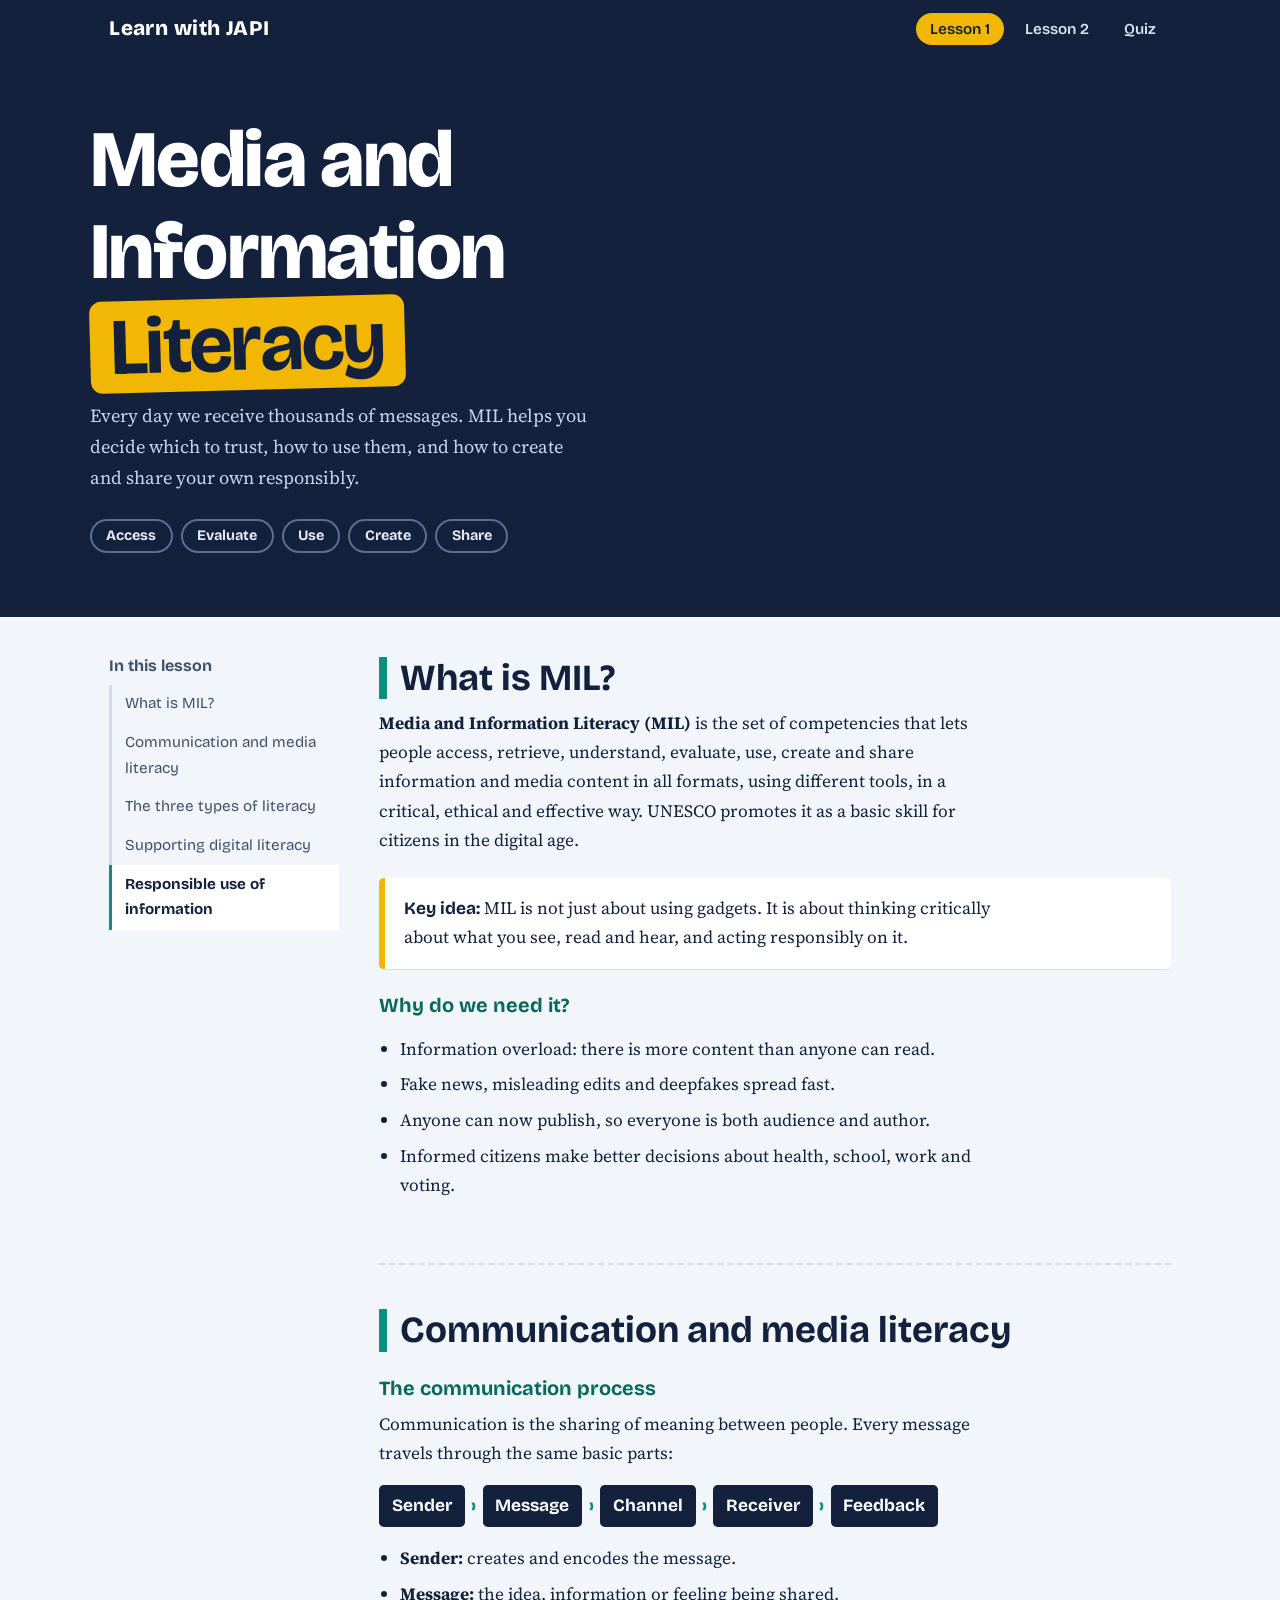
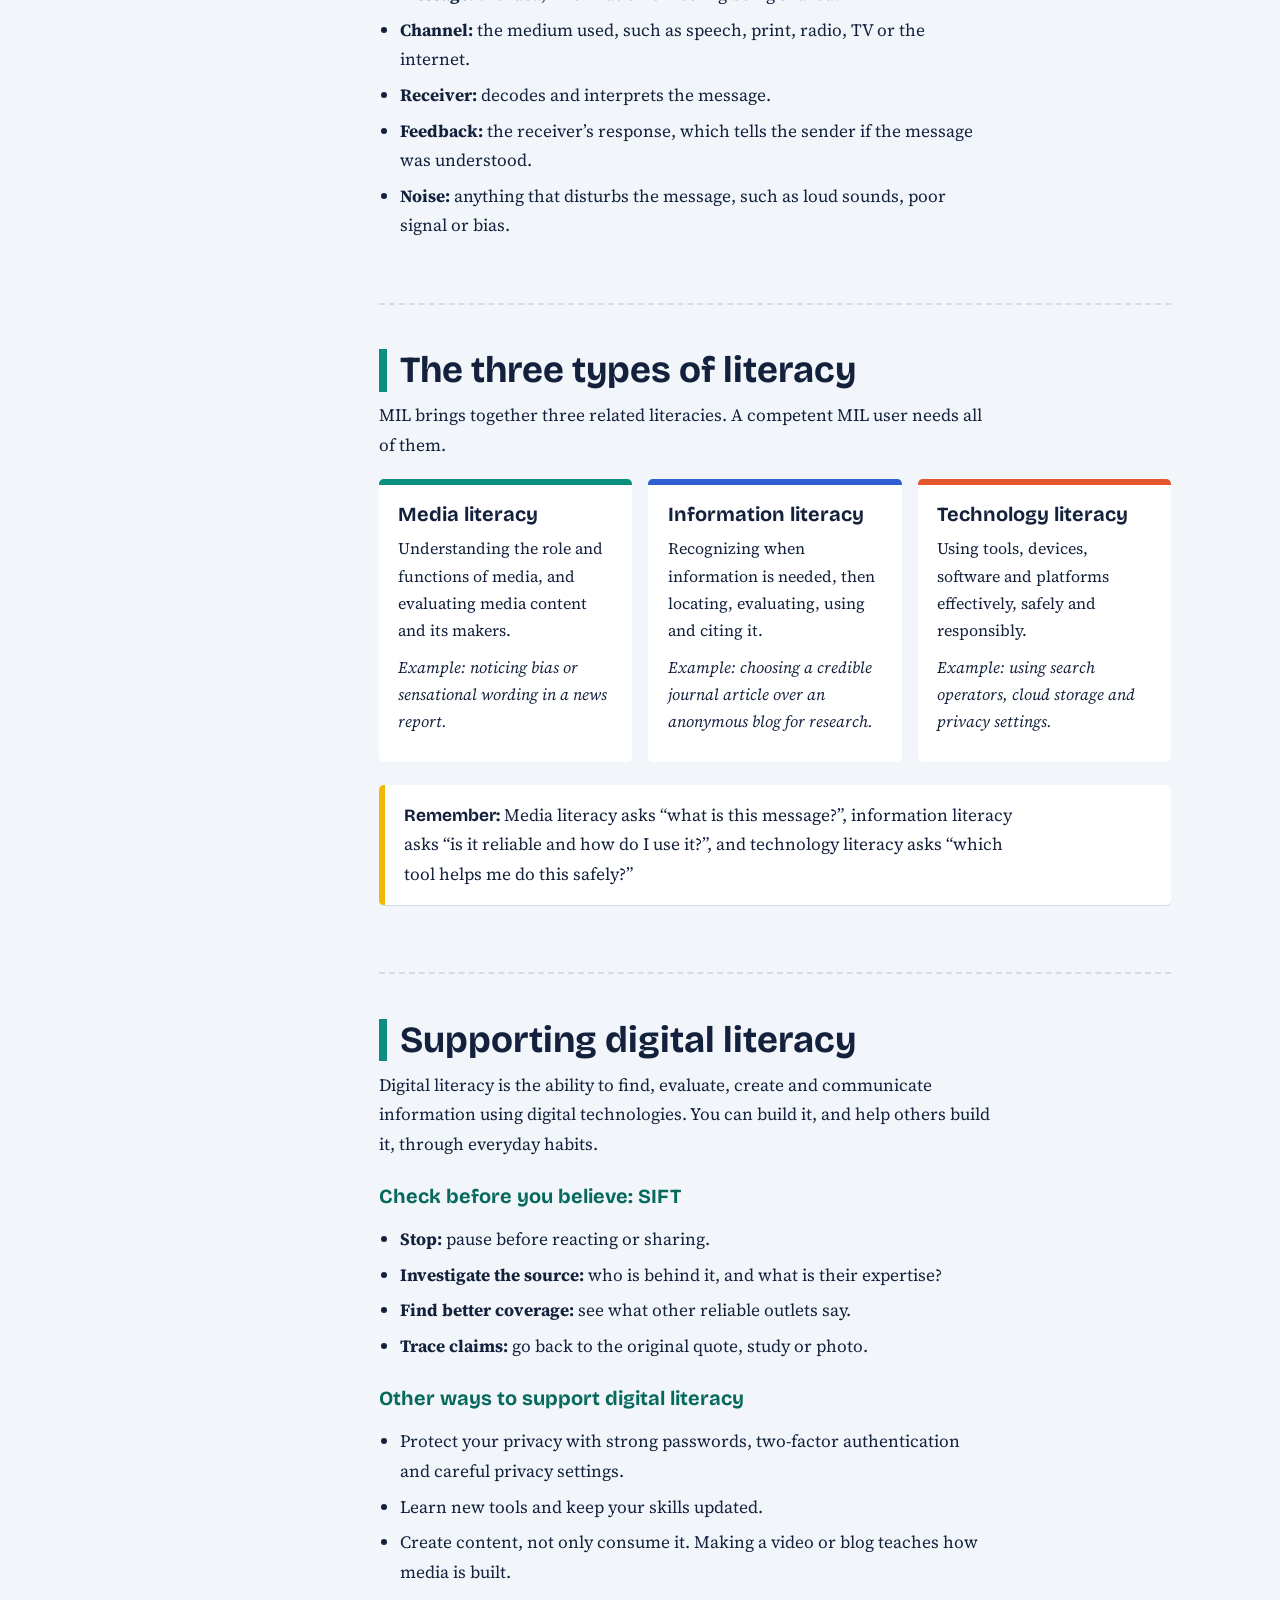
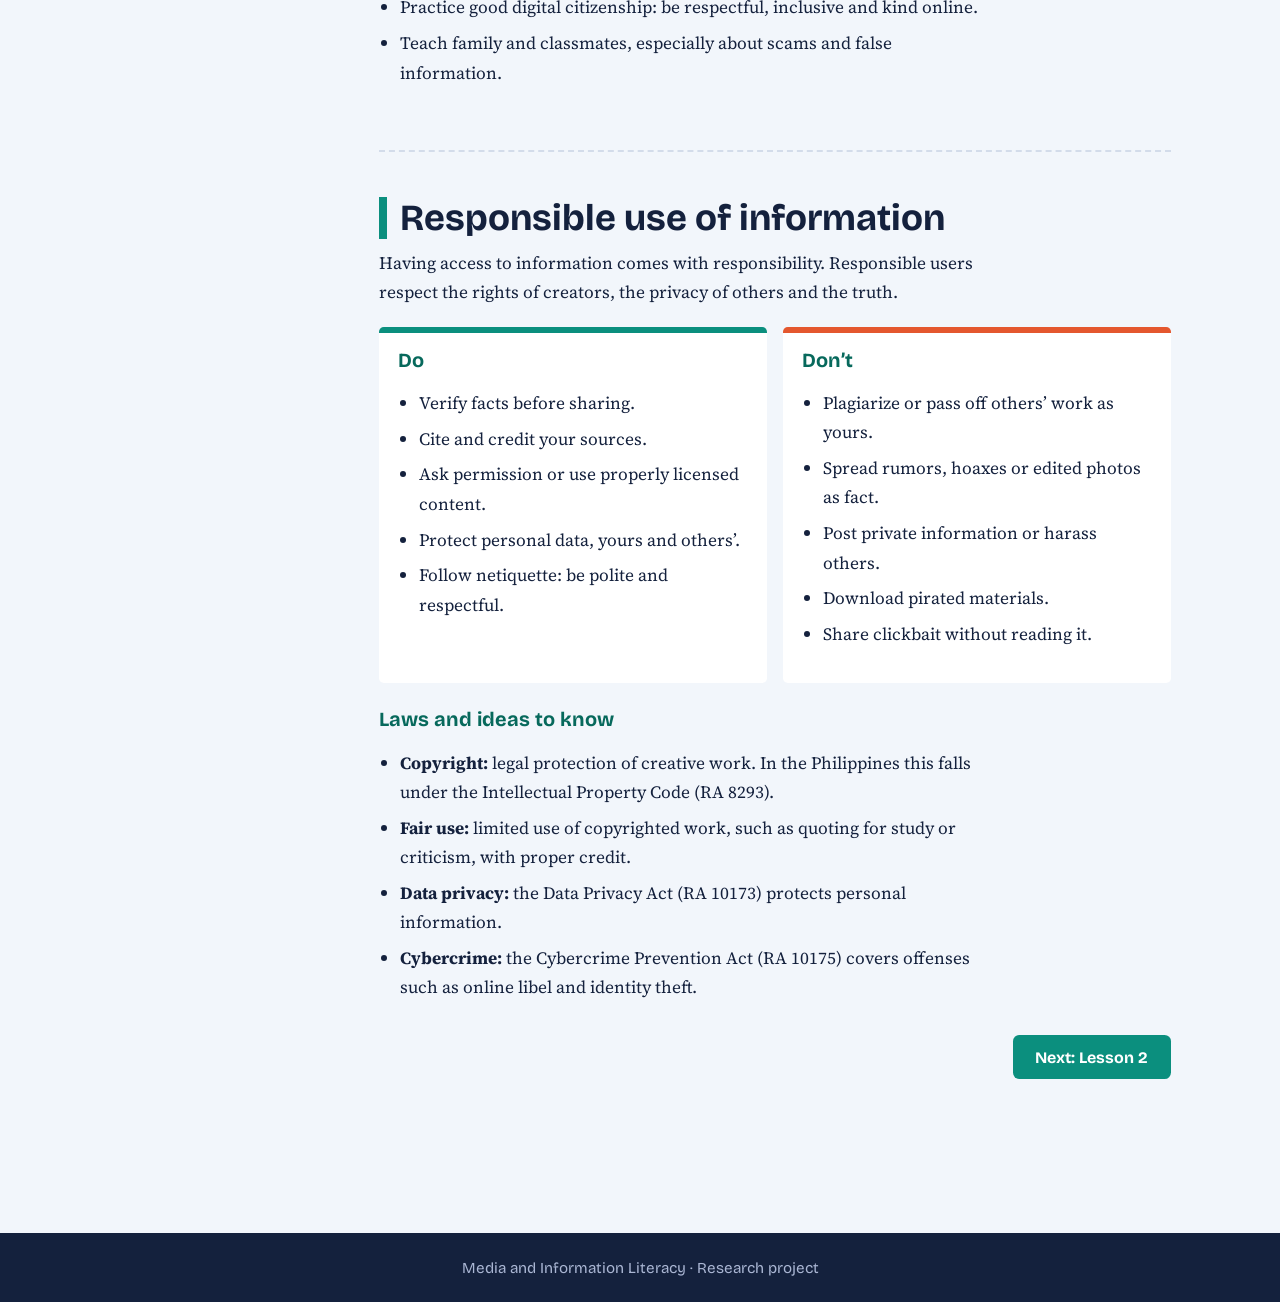
<file: JAPI MIL/index.html>
<!DOCTYPE html>
<html lang="en"><head><meta charset="utf-8"><meta name="viewport" content="width=device-width, initial-scale=1">
<title>Lesson 1: What is MIL? | JAPI</title>
<link rel="preconnect" href="https://fonts.googleapis.com"><link href="https://fonts.googleapis.com/css2?family=Bricolage+Grotesque:wght@600;700;800&family=Source+Serif+4:ital,wght@0,400;0,600;1,400&display=swap" rel="stylesheet"><link rel="stylesheet" href="style.css">
</head><body>
<div class="progress"></div>
<header class="site-header"><nav class="nav" aria-label="Main">
<a class="brand" href="index.html">Learn with JAPI</a>
<button class="menu-btn" aria-expanded="false" aria-label="Toggle menu">Menu</button>
<ul>
<li><a class="link" href="index.html" aria-current="page">Lesson 1</a></li>
<li><a class="link" href="lesson2.html" >Lesson 2</a></li>
<li><a class="link" href="quiz.html" >Quiz</a></li>
</ul></nav></header>
<div class="hero"><div class="hero-in">
<h1>Media and Information <b>Literacy</b></h1>
<p>Every day we receive thousands of messages. MIL helps you decide which to trust, how to use them, and how to create and share your own responsibly.</p>
<div class="chain"><span>Access</span><span>Evaluate</span><span>Use</span><span>Create</span><span>Share</span></div>
</div></div>

<div class="layout">
<nav class="toc" aria-label="Lesson contents"><h2>In this lesson</h2>
<a href="#what">What is MIL?</a>
<a href="#communication">Communication and media literacy</a>
<a href="#types">The three types of literacy</a>
<a href="#digital">Supporting digital literacy</a>
<a href="#responsible">Responsible use of information</a></nav>

<main>
<section class="lesson" id="what">
<h2>What is MIL?</h2>
<p><strong>Media and Information Literacy (MIL)</strong> is the set of competencies that lets people access, retrieve, understand, evaluate, use, create and share information and media content in all formats, using different tools, in a critical, ethical and effective way. UNESCO promotes it as a basic skill for citizens in the digital age.</p>
<div class="key"><p><strong>Key idea:</strong> MIL is not just about using gadgets. It is about thinking critically about what you see, read and hear, and acting responsibly on it.</p></div>
<h3>Why do we need it?</h3>
<ul>
<li>Information overload: there is more content than anyone can read.</li>
<li>Fake news, misleading edits and deepfakes spread fast.</li>
<li>Anyone can now publish, so everyone is both audience and author.</li>
<li>Informed citizens make better decisions about health, school, work and voting.</li>
</ul>
</section>

<section class="lesson" id="communication">
<h2>Communication and media literacy</h2>
<h3>The communication process</h3>
<p>Communication is the sharing of meaning between people. Every message travels through the same basic parts:</p>
<div class="flow"><span>Sender</span><i>›</i><span>Message</span><i>›</i><span>Channel</span><i>›</i><span>Receiver</span><i>›</i><span>Feedback</span></div>
<ul>
<li><strong>Sender:</strong> creates and encodes the message.</li>
<li><strong>Message:</strong> the idea, information or feeling being shared.</li>
<li><strong>Channel:</strong> the medium used, such as speech, print, radio, TV or the internet.</li>
<li><strong>Receiver:</strong> decodes and interprets the message.</li>
<li><strong>Feedback:</strong> the receiver’s response, which tells the sender if the message was understood.</li>
<li><strong>Noise:</strong> anything that disturbs the message, such as loud sounds, poor signal or bias.</li>
</ul>
</section>

<section class="lesson" id="types">
<h2>The three types of literacy</h2>
<p>MIL brings together three related literacies. A competent MIL user needs all of them.</p>
<div class="grid3">
<div class="tile"><h3>Media literacy</h3><p>Understanding the role and functions of media, and evaluating media content and its makers.</p><p><em>Example: noticing bias or sensational wording in a news report.</em></p></div>
<div class="tile"><h3>Information literacy</h3><p>Recognizing when information is needed, then locating, evaluating, using and citing it.</p><p><em>Example: choosing a credible journal article over an anonymous blog for research.</em></p></div>
<div class="tile"><h3>Technology literacy</h3><p>Using tools, devices, software and platforms effectively, safely and responsibly.</p><p><em>Example: using search operators, cloud storage and privacy settings.</em></p></div>
</div>
<div class="key"><p><strong>Remember:</strong> Media literacy asks “what is this message?”, information literacy asks “is it reliable and how do I use it?”, and technology literacy asks “which tool helps me do this safely?”</p></div>
</section>

<section class="lesson" id="digital">
<h2>Supporting digital literacy</h2>
<p>Digital literacy is the ability to find, evaluate, create and communicate information using digital technologies. You can build it, and help others build it, through everyday habits.</p>
<h3>Check before you believe: SIFT</h3>
<ul>
<li><strong>Stop:</strong> pause before reacting or sharing.</li>
<li><strong>Investigate the source:</strong> who is behind it, and what is their expertise?</li>
<li><strong>Find better coverage:</strong> see what other reliable outlets say.</li>
<li><strong>Trace claims:</strong> go back to the original quote, study or photo.</li>
</ul>
<h3>Other ways to support digital literacy</h3>
<ul>
<li>Protect your privacy with strong passwords, two-factor authentication and careful privacy settings.</li>
<li>Learn new tools and keep your skills updated.</li>
<li>Create content, not only consume it. Making a video or blog teaches how media is built.</li>
<li>Practice good digital citizenship: be respectful, inclusive and kind online.</li>
<li>Teach family and classmates, especially about scams and false information.</li>
</ul>
</section>

<section class="lesson" id="responsible">
<h2>Responsible use of information</h2>
<p>Having access to information comes with responsibility. Responsible users respect the rights of creators, the privacy of others and the truth.</p>
<div class="two">
<div class="do"><h3>Do</h3><ul>
<li>Verify facts before sharing.</li>
<li>Cite and credit your sources.</li>
<li>Ask permission or use properly licensed content.</li>
<li>Protect personal data, yours and others’.</li>
<li>Follow netiquette: be polite and respectful.</li>
</ul></div>
<div class="dont"><h3>Don’t</h3><ul>
<li>Plagiarize or pass off others’ work as yours.</li>
<li>Spread rumors, hoaxes or edited photos as fact.</li>
<li>Post private information or harass others.</li>
<li>Download pirated materials.</li>
<li>Share clickbait without reading it.</li>
</ul></div>
</div>
<h3>Laws and ideas to know</h3>
<ul>
<li><strong>Copyright:</strong> legal protection of creative work. In the Philippines this falls under the Intellectual Property Code (RA 8293).</li>
<li><strong>Fair use:</strong> limited use of copyrighted work, such as quoting for study or criticism, with proper credit.</li>
<li><strong>Data privacy:</strong> the Data Privacy Act (RA 10173) protects personal information.</li>
<li><strong>Cybercrime:</strong> the Cybercrime Prevention Act (RA 10175) covers offenses such as online libel and identity theft.</li>
</ul>
<div class="pager"><span></span><a class="btn" href="lesson2.html">Next: Lesson 2</a></div>
</section>
</main></div>
<footer>Media and Information Literacy · Research project</footer>
<script src="main.js"></script></body></html>
</file>
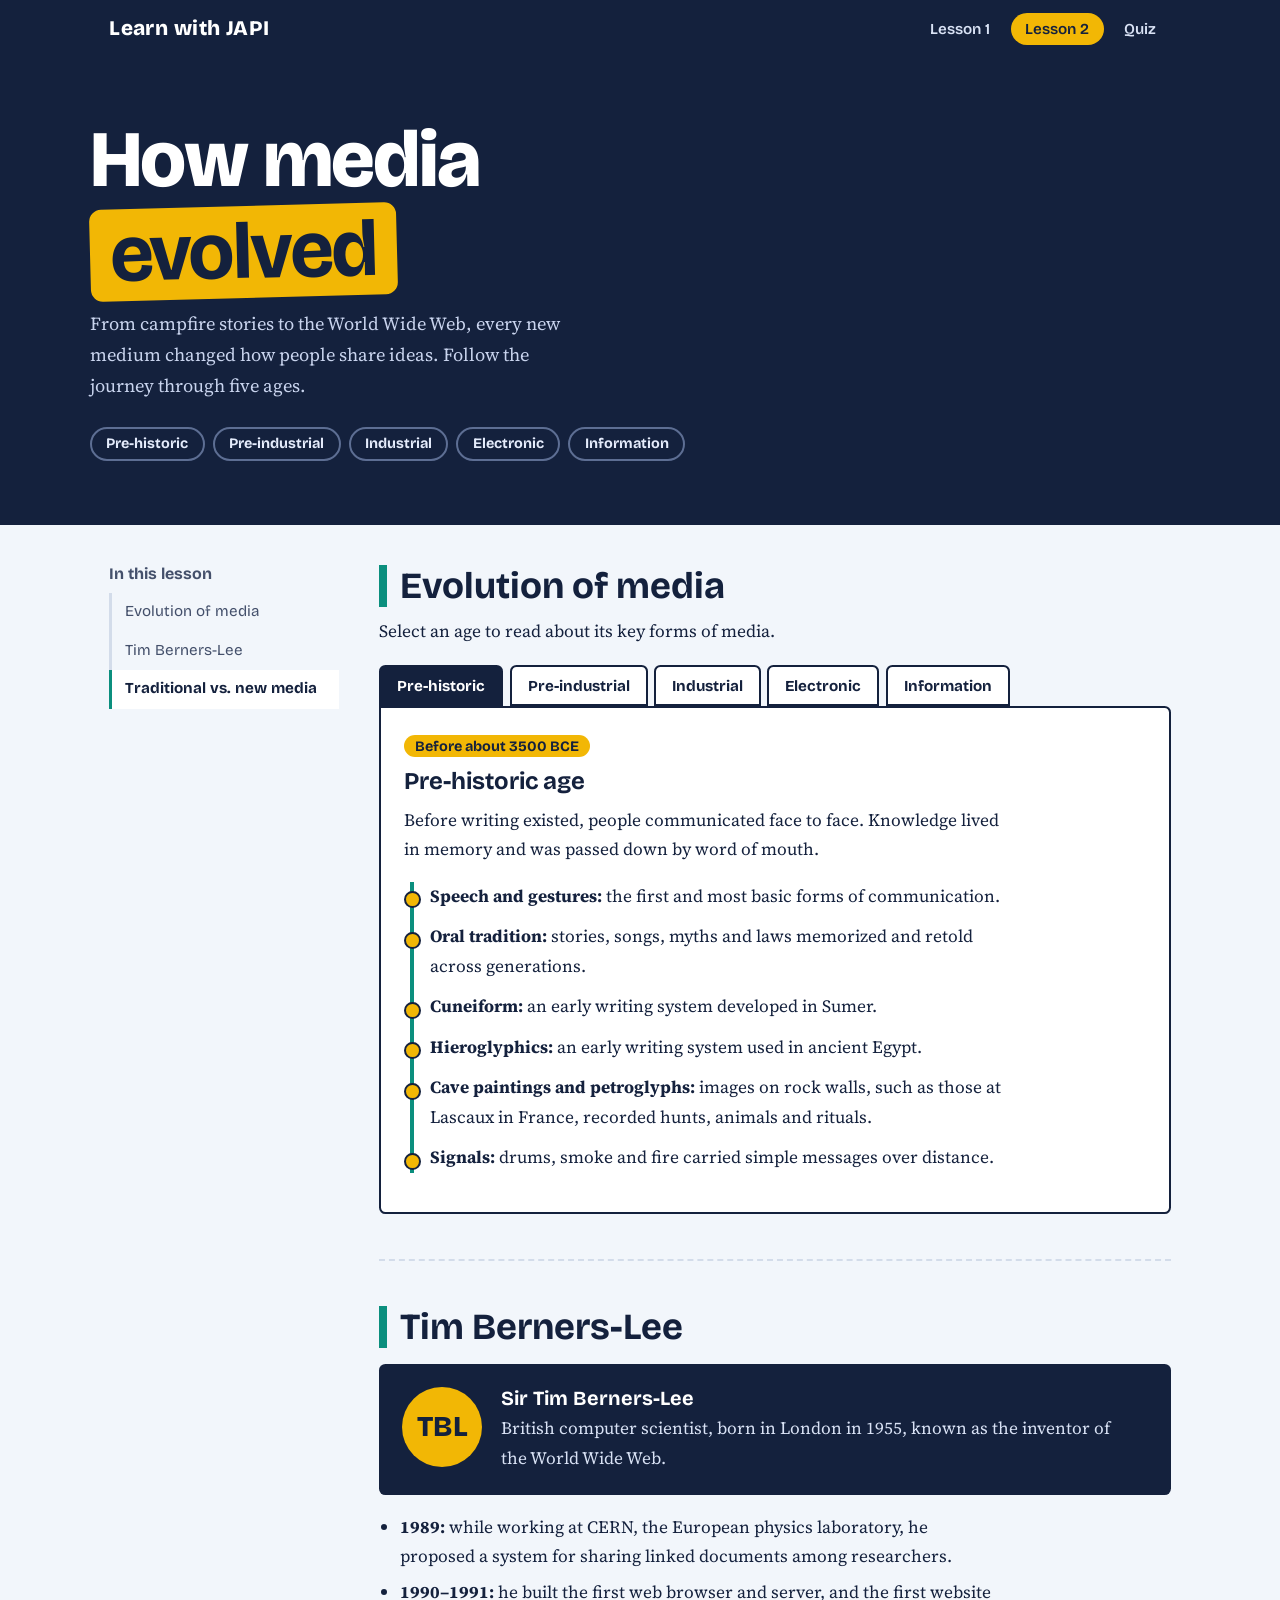
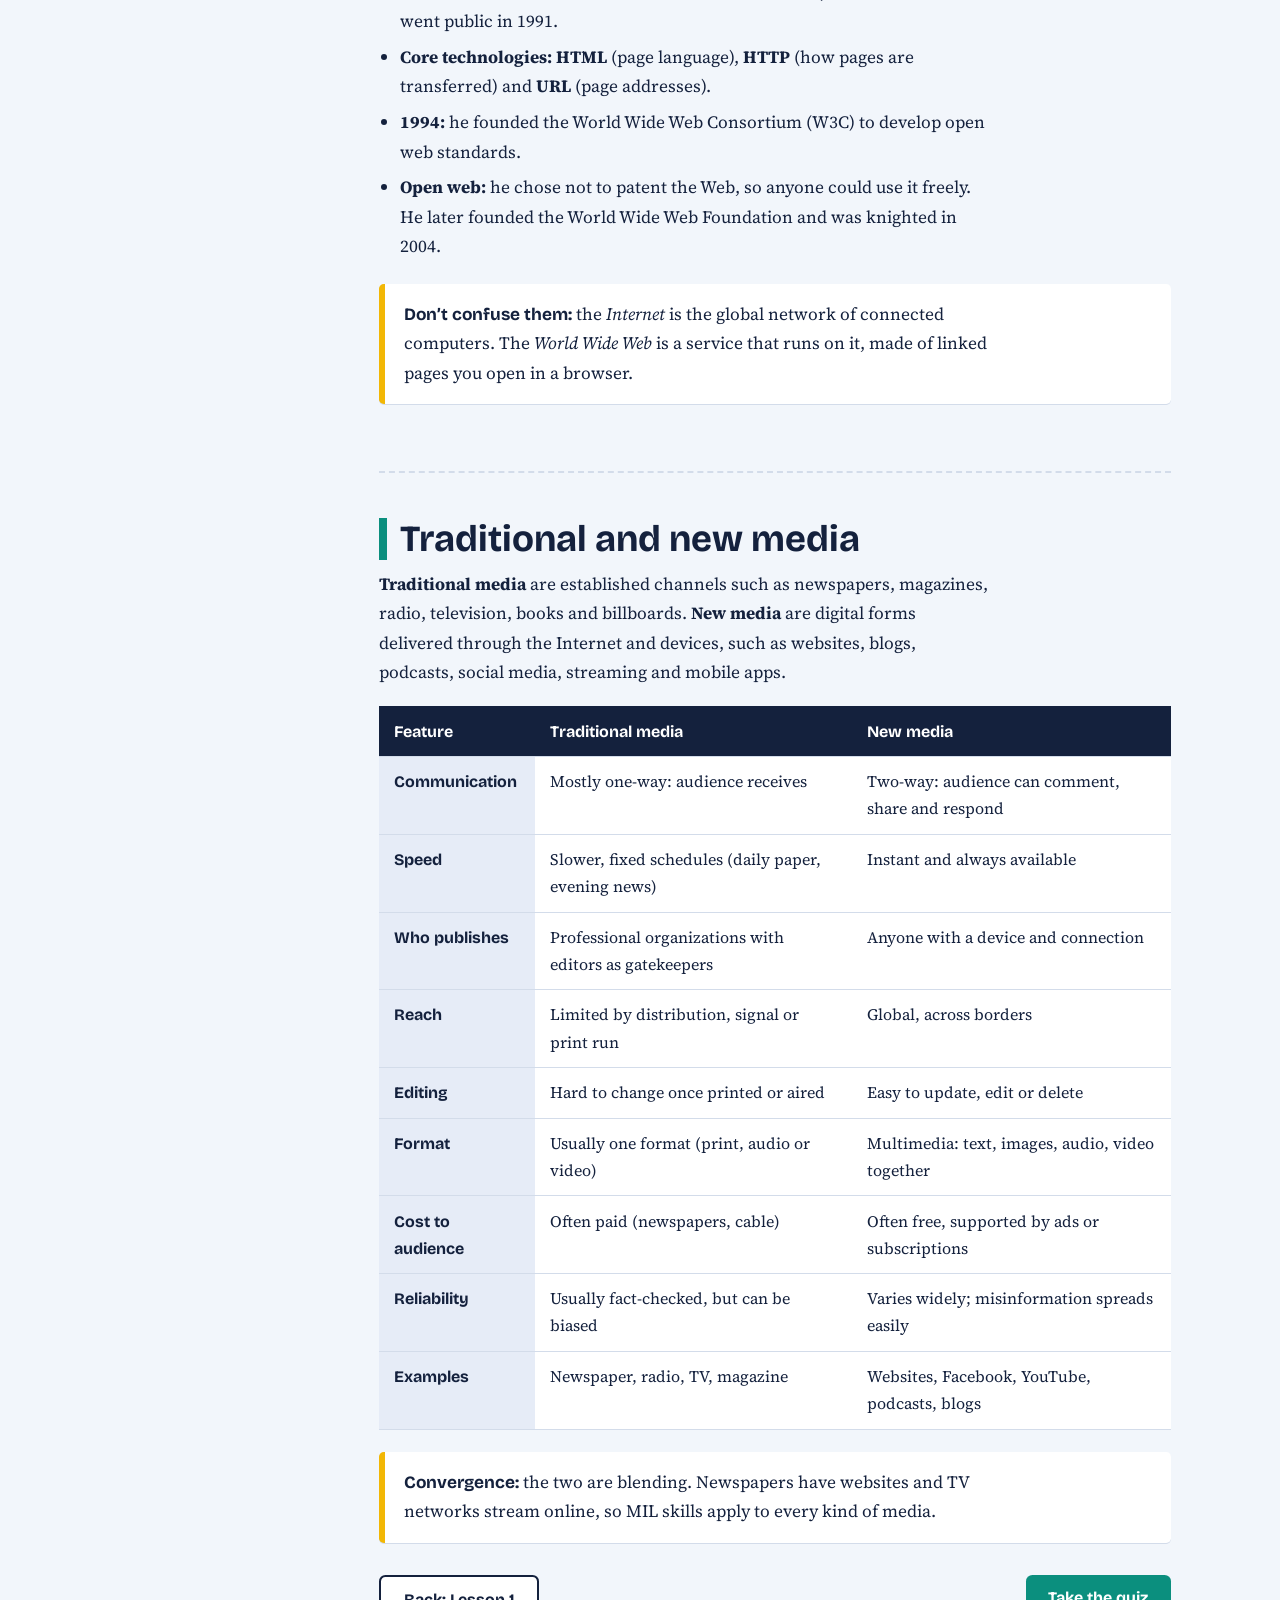
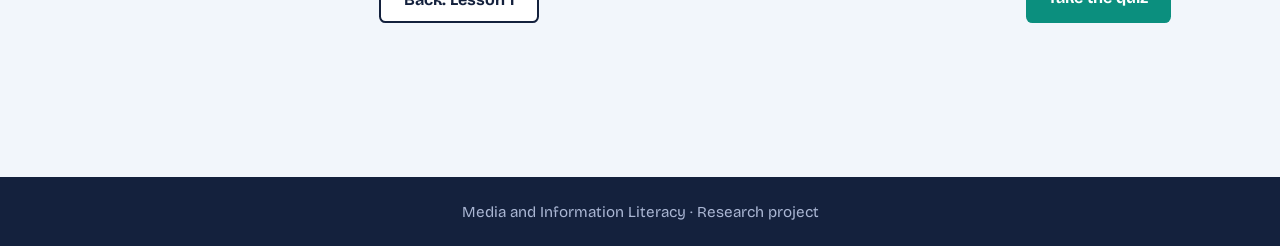
<file: JAPI MIL/lesson2.html>
<!DOCTYPE html>
<html lang="en"><head><meta charset="utf-8"><meta name="viewport" content="width=device-width, initial-scale=1">
<title>Lesson 2: Evolution of Media | JAPI</title>
<link rel="preconnect" href="https://fonts.googleapis.com"><link href="https://fonts.googleapis.com/css2?family=Bricolage+Grotesque:wght@600;700;800&family=Source+Serif+4:ital,wght@0,400;0,600;1,400&display=swap" rel="stylesheet"><link rel="stylesheet" href="style.css">
</head><body>
<div class="progress"></div>
<header class="site-header"><nav class="nav" aria-label="Main">
<a class="brand" href="index.html">Learn with JAPI</a>
<button class="menu-btn" aria-expanded="false" aria-label="Toggle menu">Menu</button>
<ul>
<li><a class="link" href="index.html" >Lesson 1</a></li>
<li><a class="link" href="lesson2.html" aria-current="page">Lesson 2</a></li>
<li><a class="link" href="quiz.html" >Quiz</a></li>
</ul></nav></header>
<div class="hero"><div class="hero-in">
<h1>How media <b>evolved</b></h1>
<p>From campfire stories to the World Wide Web, every new medium changed how people share ideas. Follow the journey through five ages.</p>
<div class="chain"><span>Pre-historic</span><span>Pre-industrial</span><span>Industrial</span><span>Electronic</span><span>Information</span></div>
</div></div>

<div class="layout">
<nav class="toc" aria-label="Lesson contents"><h2>In this lesson</h2>
<a href="#evolution">Evolution of media</a>
<a href="#tim">Tim Berners-Lee</a>
<a href="#compare">Traditional vs. new media</a></nav>

<main>
<section class="lesson" id="evolution">
<h2>Evolution of media</h2>
<p>Select an age to read about its key forms of media.</p>
<div class="tabs" role="tablist" aria-label="Ages of media">
<button role="tab" id="t1" aria-selected="true" aria-controls="p1">Pre-historic</button>
<button role="tab" id="t2" aria-selected="false" aria-controls="p2">Pre-industrial</button>
<button role="tab" id="t3" aria-selected="false" aria-controls="p3">Industrial</button>
<button role="tab" id="t4" aria-selected="false" aria-controls="p4">Electronic</button>
<button role="tab" id="t5" aria-selected="false" aria-controls="p5">Information</button>
</div>

<div class="panel" id="p1" role="tabpanel" aria-labelledby="t1">
<span class="era-date">Before about 3500 BCE</span>
<h3>Pre-historic age</h3>
<p>Before writing existed, people communicated face to face. Knowledge lived in memory and was passed down by word of mouth.</p>
<ul class="timeline">
<li><strong>Speech and gestures:</strong> the first and most basic forms of communication.</li>
<li><strong>Oral tradition:</strong> stories, songs, myths and laws memorized and retold across generations.</li>
<li><strong>Cuneiform:</strong> an early writing system developed in Sumer.</li>
<li><strong>Hieroglyphics:</strong> an early writing system used in ancient Egypt.</li>
<li><strong>Cave paintings and petroglyphs:</strong> images on rock walls, such as those at Lascaux in France, recorded hunts, animals and rituals.</li>
<li><strong>Signals:</strong> drums, smoke and fire carried simple messages over distance.</li>
</ul>
</div>

<div class="panel" id="p2" role="tabpanel" aria-labelledby="t2" hidden>
<span class="era-date">About 3500 BCE – 1700s</span>
<h3>Pre-industrial age</h3>
<p>People invented writing systems and materials to store information, so messages could outlast the speaker.</p>
<ul class="timeline">
<li><strong>Writing:</strong> cuneiform in Sumer and hieroglyphs in Egypt, written on clay tablets and papyrus.</li>
<li><strong>Alphabets:</strong> sound-based scripts spread. In the Philippines, people used Baybayin before Spanish colonization.</li>
<li><strong>Paper:</strong> developed in China, traditionally credited to Cai Lun around 105 CE.</li>
<li><strong>Printing:</strong> woodblock printing in Asia, then Johannes Gutenberg’s movable-type press in Europe around 1440, which made books affordable and spread knowledge widely.</li>
</ul>
</div>

<div class="panel" id="p3" role="tabpanel" aria-labelledby="t3" hidden>
<span class="era-date">1700s – early 1900s</span>
<h3>Industrial age</h3>
<p>Machines and steam power made it possible to produce and send information quickly and in large amounts. Mass media was born.</p>
<ul class="timeline">
<li><strong>Newspapers:</strong> steam-powered presses made daily papers cheap for the public.</li>
<li><strong>Telegraph (1830s–40s):</strong> Samuel Morse’s system sent messages by electric signal over wires.</li>
<li><strong>Photography (1839):</strong> images could be captured and reproduced.</li>
<li><strong>Telephone (1876):</strong> Alexander Graham Bell enabled voice communication over distance.</li>
<li><strong>Typewriter, phonograph and film:</strong> sound recording and motion pictures appeared in the late 1800s.</li>
</ul>
</div>

<div class="panel" id="p4" role="tabpanel" aria-labelledby="t4" hidden>
<span class="era-date">Early 1900s – 1980s</span>
<h3>Electronic age</h3>
<p>Electricity and electronics carried sound and images to huge audiences at once, in real time.</p>
<ul class="timeline">
<li><strong>Radio:</strong> broadcasting reached homes from the 1920s.</li>
<li><strong>Television:</strong> became a household medium in the 1950s, adding moving pictures to broadcasts.</li>
<li><strong>Transistors and satellites:</strong> smaller electronics and satellites such as Telstar (1962) enabled global live transmission.</li>
<li><strong>Early computers:</strong> from room-sized machines to personal computers in the late 1970s and 1980s.</li>
<li><strong>ARPANET (1969):</strong> the early network that led to the Internet.</li>
</ul>
</div>

<div class="panel" id="p5" role="tabpanel" aria-labelledby="t5" hidden>
<span class="era-date">1990s – present</span>
<h3>Information age</h3>
<p>Digital technology and the Internet make information instant, global and interactive. Audiences can now create and share media themselves.</p>
<ul class="timeline">
<li><strong>World Wide Web:</strong> invented by Tim Berners-Lee, opening the Internet to everyone.</li>
<li><strong>Email and search engines:</strong> fast communication and access to a huge amount of information.</li>
<li><strong>Mobile phones and smartphones:</strong> media in your pocket, especially after 2007.</li>
<li><strong>Social media and streaming:</strong> platforms like Facebook, YouTube and TikTok turned audiences into creators.</li>
<li><strong>Artificial intelligence:</strong> tools that generate text, images and video, making MIL skills more important than ever.</li>
</ul>
</div>
</section>

<section class="lesson" id="tim">
<h2>Tim Berners-Lee</h2>
<div class="profile"><div class="mono" aria-hidden="true">TBL</div>
<div><h3>Sir Tim Berners-Lee</h3><p>British computer scientist, born in London in 1955, known as the inventor of the World Wide Web.</p></div></div>
<ul>
<li><strong>1989:</strong> while working at CERN, the European physics laboratory, he proposed a system for sharing linked documents among researchers.</li>
<li><strong>1990–1991:</strong> he built the first web browser and server, and the first website went public in 1991.</li>
<li><strong>Core technologies:</strong> <strong>HTML</strong> (page language), <strong>HTTP</strong> (how pages are transferred) and <strong>URL</strong> (page addresses).</li>
<li><strong>1994:</strong> he founded the World Wide Web Consortium (W3C) to develop open web standards.</li>
<li><strong>Open web:</strong> he chose not to patent the Web, so anyone could use it freely. He later founded the World Wide Web Foundation and was knighted in 2004.</li>
</ul>
<div class="key"><p><strong>Don’t confuse them:</strong> the <em>Internet</em> is the global network of connected computers. The <em>World Wide Web</em> is a service that runs on it, made of linked pages you open in a browser.</p></div>
</section>

<section class="lesson" id="compare">
<h2>Traditional and new media</h2>
<p><strong>Traditional media</strong> are established channels such as newspapers, magazines, radio, television, books and billboards. <strong>New media</strong> are digital forms delivered through the Internet and devices, such as websites, blogs, podcasts, social media, streaming and mobile apps.</p>
<div class="table-wrap"><table>
<thead><tr><th>Feature</th><th>Traditional media</th><th>New media</th></tr></thead>
<tbody>
<tr><th scope="row">Communication</th><td>Mostly one-way: audience receives</td><td>Two-way: audience can comment, share and respond</td></tr>
<tr><th scope="row">Speed</th><td>Slower, fixed schedules (daily paper, evening news)</td><td>Instant and always available</td></tr>
<tr><th scope="row">Who publishes</th><td>Professional organizations with editors as gatekeepers</td><td>Anyone with a device and connection</td></tr>
<tr><th scope="row">Reach</th><td>Limited by distribution, signal or print run</td><td>Global, across borders</td></tr>
<tr><th scope="row">Editing</th><td>Hard to change once printed or aired</td><td>Easy to update, edit or delete</td></tr>
<tr><th scope="row">Format</th><td>Usually one format (print, audio or video)</td><td>Multimedia: text, images, audio, video together</td></tr>
<tr><th scope="row">Cost to audience</th><td>Often paid (newspapers, cable)</td><td>Often free, supported by ads or subscriptions</td></tr>
<tr><th scope="row">Reliability</th><td>Usually fact-checked, but can be biased</td><td>Varies widely; misinformation spreads easily</td></tr>
<tr><th scope="row">Examples</th><td>Newspaper, radio, TV, magazine</td><td>Websites, Facebook, YouTube, podcasts, blogs</td></tr>
</tbody></table></div>
<div class="key"><p><strong>Convergence:</strong> the two are blending. Newspapers have websites and TV networks stream online, so MIL skills apply to every kind of media.</p></div>
<div class="pager"><a class="btn ghost" href="index.html">Back: Lesson 1</a><a class="btn" href="quiz.html">Take the quiz</a></div>
</section>
</main></div>
<footer>Media and Information Literacy · Research project</footer>
<script src="main.js"></script></body></html>
</file>
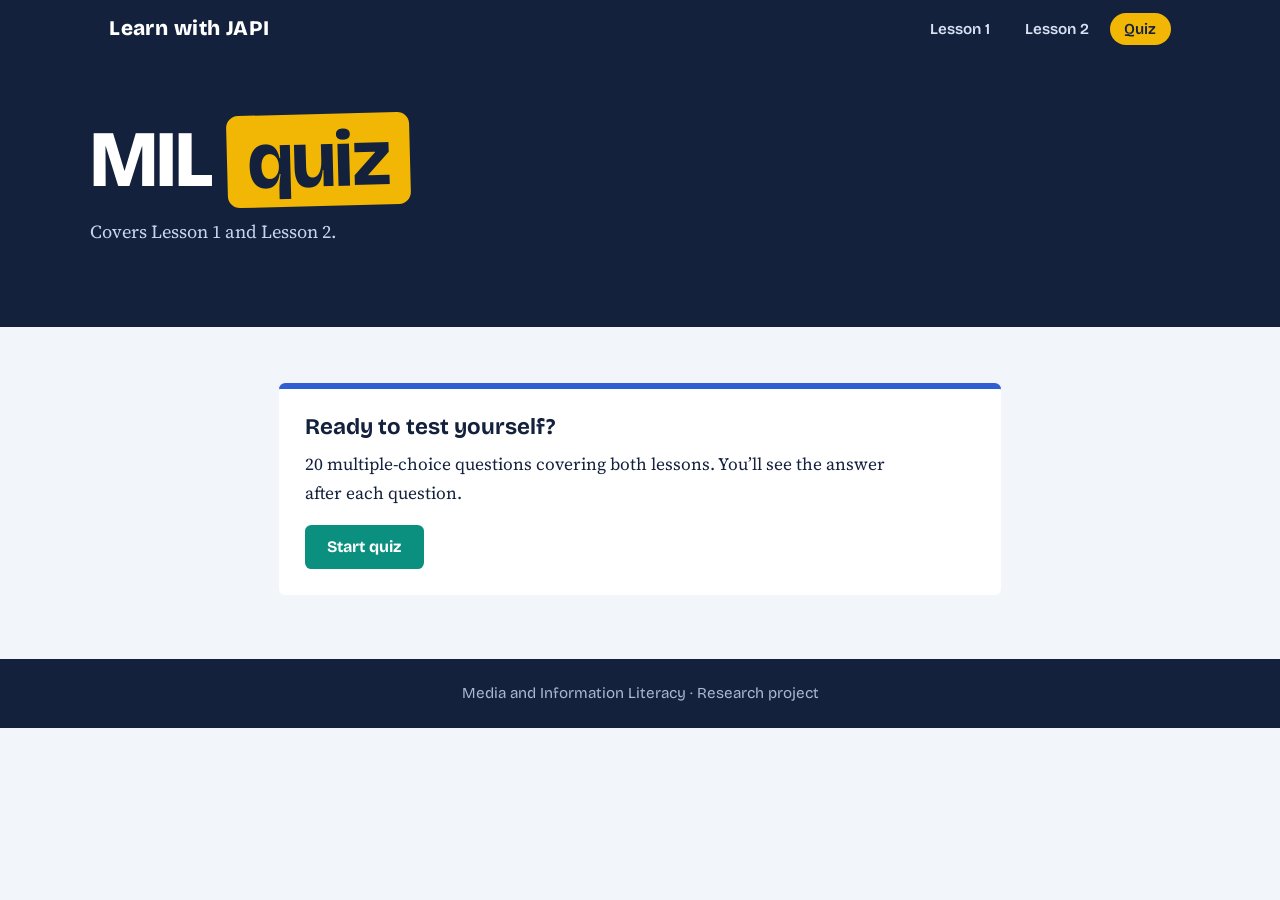
<file: JAPI MIL/quiz.html>
<!DOCTYPE html>
<html lang="en"><head><meta charset="utf-8"><meta name="viewport" content="width=device-width, initial-scale=1">
<title>MIL Quiz | JAPI</title>
<link rel="preconnect" href="https://fonts.googleapis.com"><link href="https://fonts.googleapis.com/css2?family=Bricolage+Grotesque:wght@600;700;800&family=Source+Serif+4:ital,wght@0,400;0,600;1,400&display=swap" rel="stylesheet"><link rel="stylesheet" href="style.css">
</head><body>
<div class="progress"></div>
<header class="site-header"><nav class="nav" aria-label="Main">
<a class="brand" href="index.html">Learn with JAPI</a>
<button class="menu-btn" aria-expanded="false" aria-label="Toggle menu">Menu</button>
<ul>
<li><a class="link" href="index.html" >Lesson 1</a></li>
<li><a class="link" href="lesson2.html" >Lesson 2</a></li>
<li><a class="link" href="quiz.html" aria-current="page">Quiz</a></li>
</ul></nav></header>
<div class="hero"><div class="hero-in"><h1>MIL <b>quiz</b></h1><p>Covers Lesson 1 and Lesson 2.</p></div></div>
<main class="quiz-wrap"><div id="quiz-app"></div></main>
<footer>Media and Information Literacy · Research project</footer>
<script src="main.js"></script><script src="quiz.js"></script></body></html>
</file>
<file: JAPI MIL/style.css>
:root{
  --ink:#14213d; --ink-soft:#44506b; --paper:#f2f6fb; --white:#fff;
  --teal:#0b8f7e; --teal-d:#07695c; --amber:#f2b705; --coral:#e4572e; --blue:#2f5fd0;
  --line:#d3dcea; --head:'Bricolage Grotesque','Trebuchet MS',Arial,sans-serif;
  --body:'Source Serif 4',Georgia,'Times New Roman',serif;
}
*{box-sizing:border-box}
html{scroll-behavior:smooth;scroll-padding-top:5rem}
body{margin:0;background:var(--paper);color:var(--ink);font:1.08rem/1.7 var(--body)}
h1,h2,h3,h4{font-family:var(--head);line-height:1.15;margin:0 0 .6rem}
p{margin:0 0 1rem;max-width:68ch}
a{color:var(--blue)}
:focus-visible{outline:3px solid var(--amber);outline-offset:2px}
.progress{position:fixed;top:0;left:0;height:4px;width:0;background:var(--amber);z-index:60}

/* header */
.site-header{position:sticky;top:0;z-index:50;background:var(--ink);color:#fff}
.nav{display:flex;align-items:center;justify-content:space-between;max-width:1100px;margin:0 auto;padding:.8rem 1.2rem}
.brand{font:800 1.3rem var(--head);color:#fff;text-decoration:none;letter-spacing:.02em}
.brand span{color:var(--amber)}
.nav ul{display:flex;gap:.4rem;list-style:none;margin:0;padding:0}
.nav a.link{display:block;color:#d9e2f5;text-decoration:none;font:600 .95rem var(--head);padding:.45rem .9rem;border-radius:2rem}
.nav a.link:hover{background:#243459}
.nav a.link[aria-current="page"]{background:var(--amber);color:var(--ink)}
.menu-btn{display:none;background:none;border:2px solid #5d6e93;color:#fff;border-radius:.4rem;padding:.3rem .7rem;font:600 .9rem var(--head);cursor:pointer}

/* hero */
.hero{background:var(--ink);color:#fff;padding:3.5rem 1.2rem 4rem}
.hero-in{max-width:1100px;margin:0 auto}
.hero h1{font-size:clamp(2.4rem,7vw,5rem);font-weight:800;max-width:14ch;letter-spacing:-.02em}
.hero h1 b{display:inline-block;background:var(--amber);color:var(--ink);padding:0 .25em;border-radius:.15em;transform:rotate(-1.5deg)}
.hero p{color:#c9d4ee;font-size:1.15rem;max-width:56ch}
.chain{display:flex;flex-wrap:wrap;gap:.5rem;margin-top:1.6rem}
.chain span{font:700 .9rem var(--head);padding:.4rem .9rem;border:2px solid #5d6e93;border-radius:2rem;color:#e4ebfb}

/* layout */
.layout{display:grid;grid-template-columns:230px 1fr;gap:2.5rem;max-width:1100px;margin:0 auto;padding:2.5rem 1.2rem 4rem}
.toc{position:sticky;top:5rem;align-self:start;font-family:var(--head);font-size:.95rem}
.toc h2{font-size:1rem;color:var(--ink-soft)}
.toc a{display:block;padding:.4rem .8rem;border-left:3px solid var(--line);color:var(--ink-soft);text-decoration:none}
.toc a:hover{color:var(--ink)}
.toc a.active{border-color:var(--teal);color:var(--ink);font-weight:700;background:var(--white)}
section.lesson{padding:0 0 2.8rem;margin-bottom:2.8rem;border-bottom:2px dashed var(--line)}
section.lesson:last-child{border:0}
.lesson h2{font-size:clamp(1.7rem,4vw,2.3rem);padding-left:.8rem;border-left:8px solid var(--teal)}
.lesson h3{font-size:1.25rem;margin-top:1.6rem;color:var(--teal-d)}
.lesson ul,.lesson ol{padding-left:1.3rem;max-width:68ch}
.lesson li{margin-bottom:.4rem}

/* components */
.key{background:var(--white);border-left:6px solid var(--amber);border-radius:.3rem;padding:1rem 1.2rem;margin:1.4rem 0;box-shadow:0 1px 0 var(--line)}
.key strong{font-family:var(--head)}
.key p:last-child{margin:0}
.grid3{display:grid;grid-template-columns:repeat(3,1fr);gap:1rem;margin:1.2rem 0}
.tile{background:var(--white);padding:1.1rem 1.2rem;border-top:6px solid var(--teal);border-radius:.3rem}
.tile:nth-child(2){border-color:var(--blue)}
.tile:nth-child(3){border-color:var(--coral)}
.tile h3{margin-top:0;color:var(--ink)}
.tile p{font-size:1rem;margin:0 0 .6rem}
.flow{display:flex;flex-wrap:wrap;gap:.4rem;align-items:center;margin:1rem 0;font-family:var(--head);font-weight:700}
.flow span{background:var(--ink);color:#fff;padding:.4rem .8rem;border-radius:.3rem}
.flow i{color:var(--teal);font-style:normal;font-size:1.3rem}
.two{display:grid;grid-template-columns:1fr 1fr;gap:1rem;margin:1.2rem 0}
.two div{background:var(--white);padding:1rem 1.2rem;border-radius:.3rem}
.two .do{border-top:6px solid var(--teal)} .two .dont{border-top:6px solid var(--coral)}
.two h3{margin-top:0}
.table-wrap{overflow-x:auto;margin:1.2rem 0}
table{width:100%;border-collapse:collapse;background:var(--white);font-size:1rem}
th,td{padding:.7rem .9rem;text-align:left;border-bottom:1px solid var(--line);vertical-align:top}
th{font-family:var(--head);background:var(--ink);color:#fff}
tbody th{background:#e6ecf7;color:var(--ink)}

/* era tabs */
.tabs{display:flex;flex-wrap:wrap;gap:.4rem;margin:1.2rem 0 0}
.tabs button{font:700 .95rem var(--head);padding:.6rem 1rem;border:2px solid var(--ink);background:var(--white);color:var(--ink);border-radius:.4rem .4rem 0 0;cursor:pointer}
.tabs button[aria-selected="true"]{background:var(--ink);color:#fff}
.panel{background:var(--white);border:2px solid var(--ink);padding:1.4rem;border-radius:0 .4rem .4rem .4rem}
.panel[hidden]{display:none}
.panel h3{margin-top:0;font-size:1.5rem;color:var(--ink)}
.era-date{display:inline-block;font:700 .9rem var(--head);background:var(--amber);padding:.15rem .7rem;border-radius:2rem;margin-bottom:.7rem}
.timeline{list-style:none;padding:0!important;border-left:4px solid var(--teal);margin-left:.4rem!important}
.timeline li{padding-left:1rem;position:relative;margin-bottom:.7rem}
.timeline li::before{content:"";position:absolute;left:-.62rem;top:.6rem;width:.8rem;height:.8rem;border-radius:50%;background:var(--amber);border:2px solid var(--ink)}
.profile{display:grid;grid-template-columns:auto 1fr;gap:1.2rem;background:var(--ink);color:#fff;padding:1.4rem;border-radius:.4rem;margin:1rem 0}
.profile .mono{width:5rem;height:5rem;border-radius:50%;background:var(--amber);color:var(--ink);font:800 1.8rem var(--head);display:grid;place-items:center}
.profile h3{color:#fff;margin:0 0 .3rem}.profile p{margin:0;color:#d9e2f5}

/* pager + footer */
.pager{display:flex;justify-content:space-between;gap:1rem;flex-wrap:wrap;margin-top:2rem}
.btn{display:inline-block;font:700 1rem var(--head);background:var(--teal);color:#fff;border:0;padding:.8rem 1.4rem;border-radius:.4rem;text-decoration:none;cursor:pointer}
.btn:hover{background:var(--teal-d)}
.btn.alt{background:var(--ink)} .btn.ghost{background:var(--white);color:var(--ink);border:2px solid var(--ink)}
.btn:disabled{opacity:.4;cursor:not-allowed}
footer{background:var(--ink);color:#aab6d3;text-align:center;padding:1.6rem 1rem;font:.95rem var(--head)}

/* quiz */
.quiz-wrap{max-width:760px;margin:0 auto;padding:2.5rem 1.2rem 4rem}
.qbar{height:10px;background:var(--line);border-radius:1rem;overflow:hidden;margin:1rem 0 .4rem}
.qbar div{height:100%;width:0;background:var(--teal);transition:width .3s}
.qmeta{display:flex;justify-content:space-between;font:600 .95rem var(--head);color:var(--ink-soft)}
.card{background:var(--white);padding:1.6rem;border-radius:.4rem;margin-top:1rem;border-top:6px solid var(--blue)}
.card h2{font-size:1.4rem}
.opts{display:grid;gap:.6rem;margin:1.2rem 0;padding:0;list-style:none}
.opt{width:100%;text-align:left;font:inherit;font-size:1.02rem;padding:.8rem 1rem;background:var(--paper);border:2px solid var(--line);border-radius:.4rem;cursor:pointer;color:var(--ink)}
.opt:hover:not(:disabled){border-color:var(--blue)}
.opt.right{background:#d8f3ec;border-color:var(--teal)}
.opt.wrong{background:#fde1da;border-color:var(--coral)}
.opt:disabled{cursor:default}
.fb{padding:.8rem 1rem;border-radius:.3rem;background:#fff6d6;border-left:5px solid var(--amber);margin-bottom:1rem}
.score{font:800 clamp(3rem,12vw,5.5rem) var(--head);color:var(--teal);margin:0}
.review li{margin-bottom:.8rem}

@media(max-width:860px){
  .layout{grid-template-columns:1fr}
  .toc{position:static;display:flex;flex-wrap:wrap;gap:.3rem;align-items:center}
  .toc h2{width:100%;margin:0}
  .toc a{border:2px solid var(--line);border-radius:2rem;padding:.2rem .8rem}
  .grid3,.two{grid-template-columns:1fr}
}
@media(max-width:640px){
  .menu-btn{display:block}
  .nav ul{display:none;position:absolute;top:100%;left:0;right:0;flex-direction:column;background:var(--ink);padding:.5rem 1.2rem 1rem}
  .nav ul.open{display:flex}
  .profile{grid-template-columns:1fr}
}
@media(prefers-reduced-motion:reduce){html{scroll-behavior:auto}.qbar div{transition:none}}
</file>
